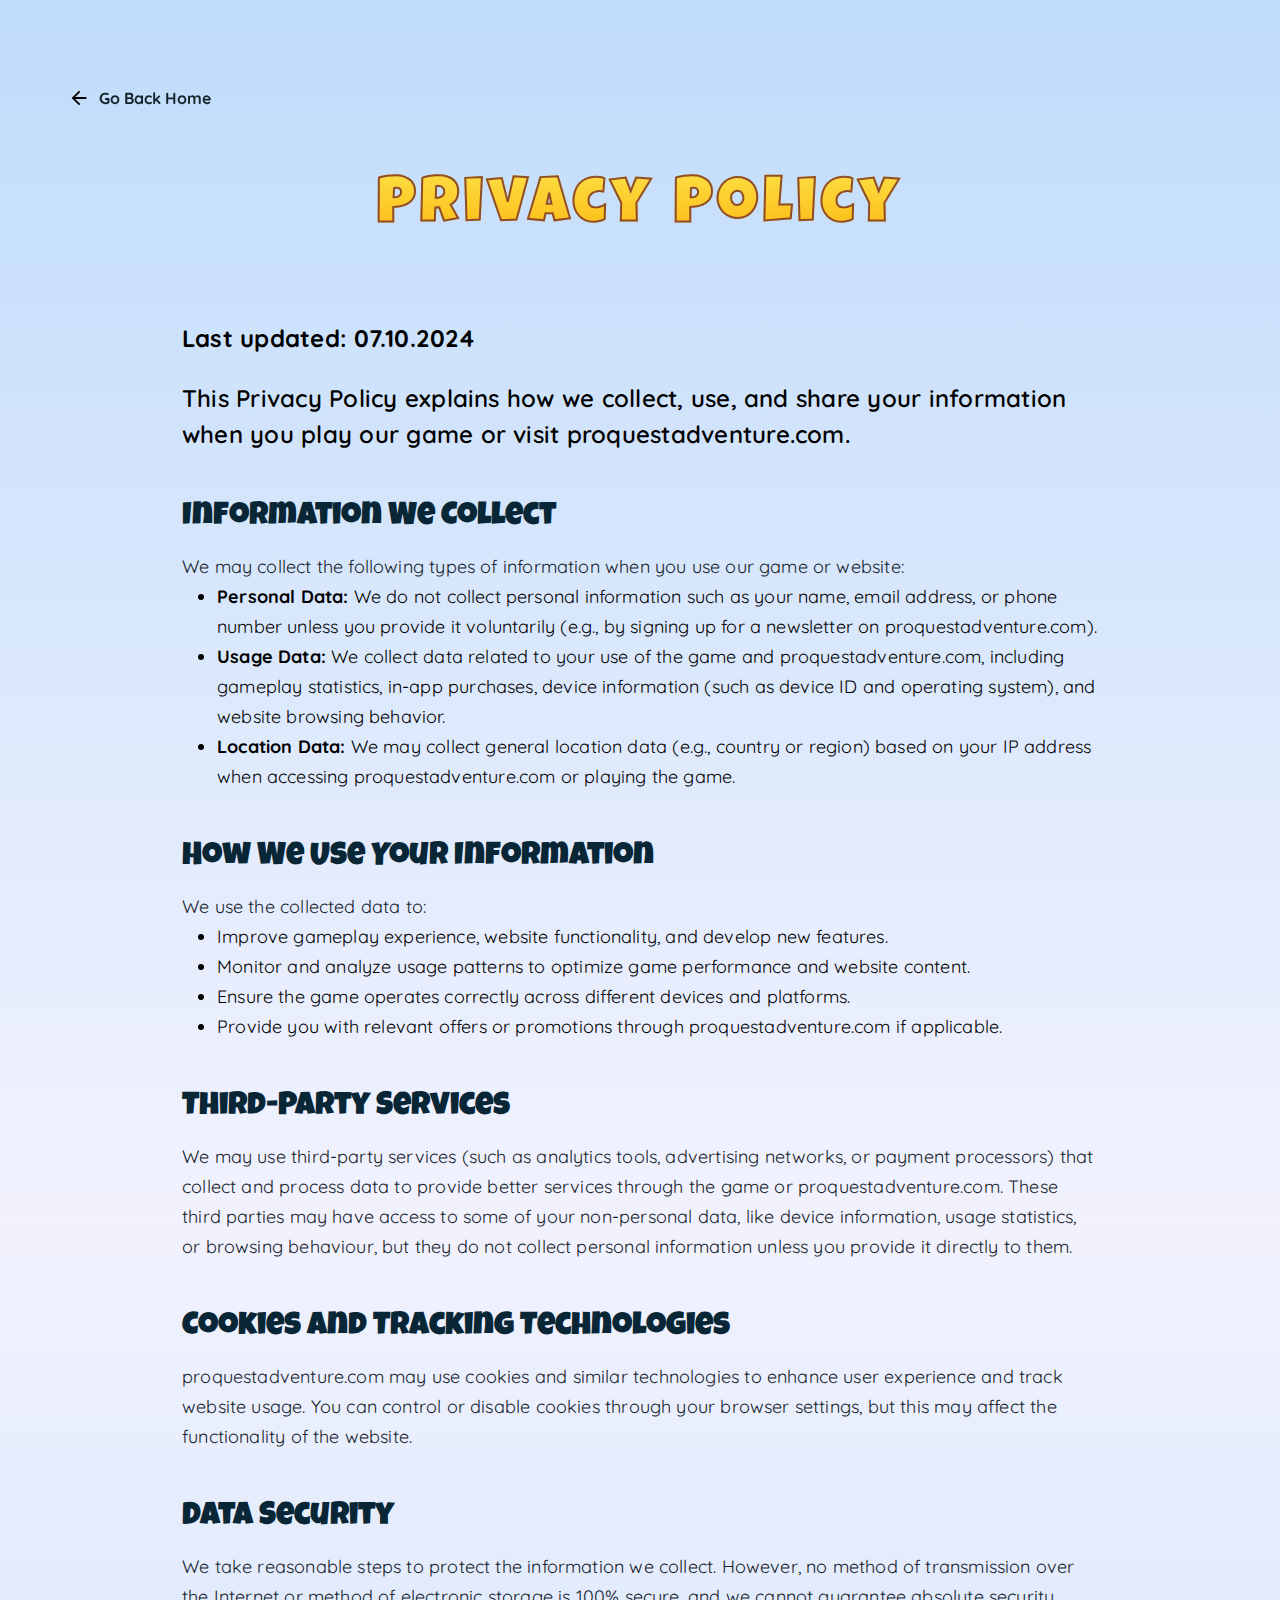
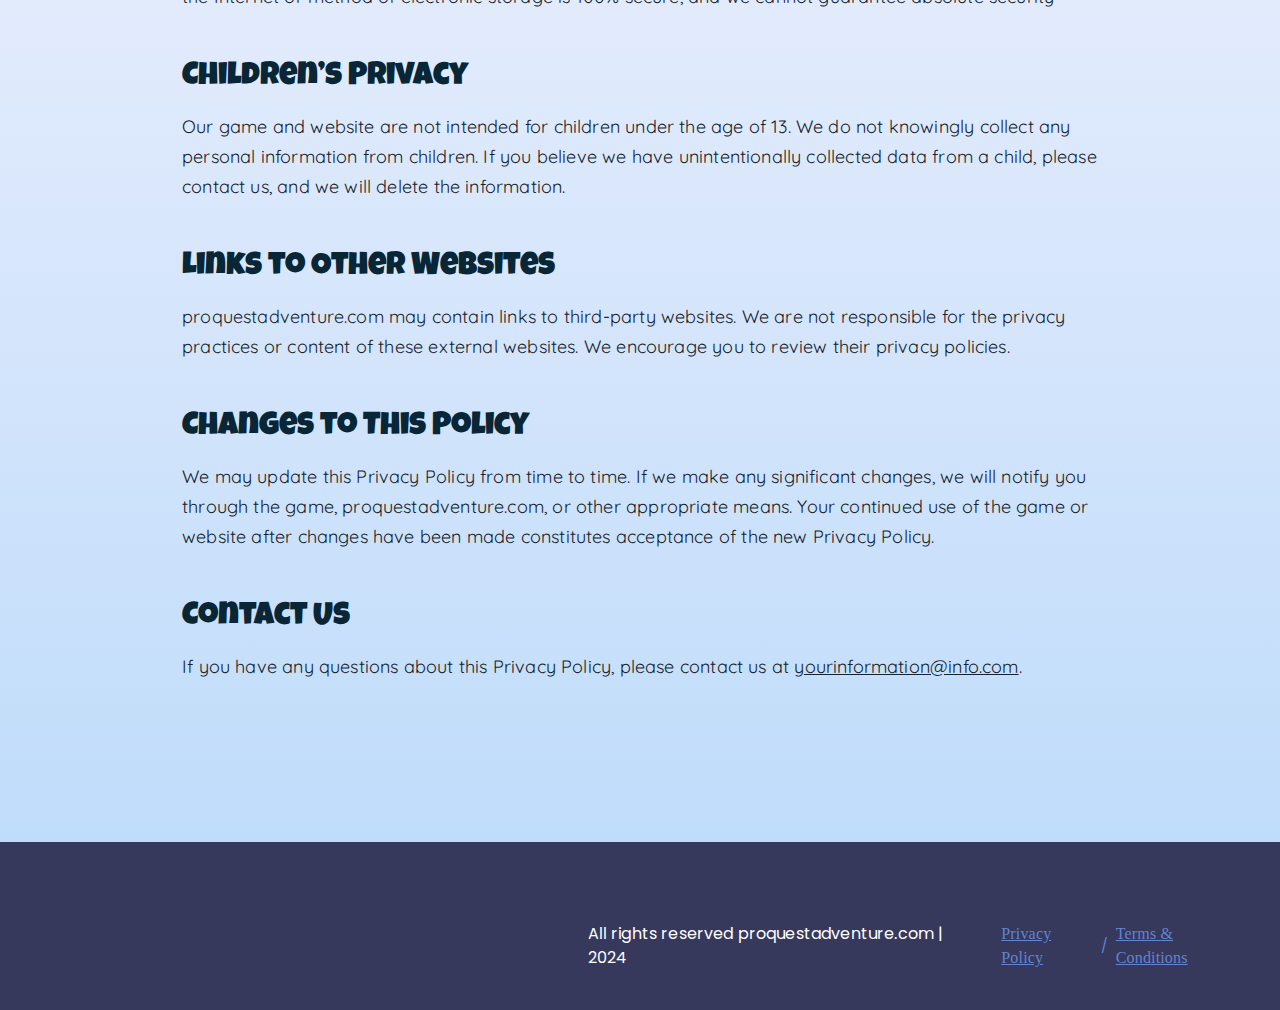
<file: policy.html>
<!DOCTYPE html>
<html lang="en">
  <head>
    <meta charset="UTF-8" />
    <meta name="viewport" content="width=device-width, initial-scale=1.0" />
    <title>Merge Wonder Park</title>
    <link rel="icon" href="image/favicon-500x500 (1).png" />
    <link rel="stylesheet" type="text/css" href="slick/slick.css" />
    <link rel="stylesheet" href="css/main.css" />
    <link href="https://unpkg.com/aos@2.3.1/dist/aos.css" rel="stylesheet" />

    <link rel="preconnect" href="https://fonts.googleapis.com" />
    <link rel="preconnect" href="https://fonts.gstatic.com" crossorigin />
    <link
      href="https://fonts.googleapis.com/css2?family=Poppins:ital,wght@0,100;0,200;0,300;0,400;0,500;0,600;0,700;0,800;0,900;1,100;1,200;1,300;1,400;1,500;1,600;1,700;1,800;1,900&display=swap"
      rel="stylesheet"
    />
    <link rel="preconnect" href="https://fonts.googleapis.com" />
    <link rel="preconnect" href="https://fonts.gstatic.com" crossorigin />
    <link
      href="https://fonts.googleapis.com/css2?family=Luckiest+Guy&family=Quicksand:wght@300..700&display=swap"
      rel="stylesheet"
    />
    <link rel="preconnect" href="https://fonts.googleapis.com" />
    <link rel="preconnect" href="https://fonts.gstatic.com" crossorigin />
    <link
      href="https://fonts.googleapis.com/css2?family=Luckiest+Guy&display=swap"
      rel="stylesheet"
    />
  </head>

  <body class="back">
    <header class="header header-policy-terms">
      <div class="header-background"></div>
      <nav class="navigation container nav-policy-terms">
        <ul class="policy-terms-list nav-policy-terms">
          <li class="nav-policy-terms-item active">
            <svg class="header-icon-policy">
              <use href="./img/sprite.svg#icon-arrow-left"></use>
            </svg>
            <a href="/" class="navigation-link">Go Back Home</a>
          </li>
        </ul>
      </nav>
    </header>

    <main class="policy">
      <section>
        <div class="policy-terms-container">
          <h1 class="policy-terms-title">Privacy Policy</h1>

          <p class="policy-terms-text-top-one">Last updated: 07.10.2024</p>
          <p class="policy-terms-text-top-two">
            This Privacy Policy explains how we collect, use, and share your
            information when you play our game or visit proquestadventure.com.
          </p>

          <h2 class="policy-terms-text text-bold">Information We Collect</h2>
          <p class="policy-terms-text-one">
            We may collect the following types of information when you use our
            game or website:
          </p>
          <ul class="terms-list">
            <li>
              <span class="terms-list-bold">Personal Data:</span>
              We do not collect personal information such as your name, email
              address, or phone number unless you provide it voluntarily (e.g.,
              by signing up for a newsletter on proquestadventure.com).
            </li>
            <li>
              <span class="terms-list-bold">Usage Data:</span>
              We collect data related to your use of the game and
              proquestadventure.com, including gameplay statistics, in-app
              purchases, device information (such as device ID and operating
              system), and website browsing behavior.
            </li>
            <li>
              <span class="terms-list-bold">Location Data:</span>
              We may collect general location data (e.g., country or region)
              based on your IP address when accessing proquestadventure.com or
              playing the game.
            </li>
          </ul>

          <h2 class="policy-terms-text text-bold">
            How We Use Your Information
          </h2>
          <p class="policy-terms-text-one">We use the collected data to:</p>
          <ul class="terms-list">
            <li>
              Improve gameplay experience, website functionality, and develop
              new features.
            </li>
            <li>
              Monitor and analyze usage patterns to optimize game performance
              and website content.
            </li>
            <li>
              Ensure the game operates correctly across different devices and
              platforms.
            </li>
            <li>
              Provide you with relevant offers or promotions through
              proquestadventure.com if applicable.
            </li>
          </ul>

          <h2 class="policy-terms-text text-bold">Third-Party Services</h2>
          <p class="policy-terms-text-one">
            We may use third-party services (such as analytics tools,
            advertising networks, or payment processors) that collect and
            process data to provide better services through the game or
            proquestadventure.com. These third parties may have access to some
            of your non-personal data, like device information, usage
            statistics, or browsing behaviour, but they do not collect personal
            information unless you provide it directly to them.
          </p>

          <h2 class="policy-terms-text text-bold">
            Cookies and Tracking Technologies
          </h2>
          <p class="policy-terms-text-one">
            proquestadventure.com may use cookies and similar technologies to
            enhance user experience and track website usage. You can control or
            disable cookies through your browser settings, but this may affect
            the functionality of the website.
          </p>

          <h2 class="policy-terms-text text-bold">Data Security</h2>
          <p class="policy-terms-text-one">
            We take reasonable steps to protect the information we collect.
            However, no method of transmission over the Internet or method of
            electronic storage is 100% secure, and we cannot guarantee absolute
            security
          </p>

          <h2 class="policy-terms-text text-bold">Children’s Privacy</h2>
          <p class="policy-terms-text-one">
            Our game and website are not intended for children under the age of
            13. We do not knowingly collect any personal information from
            children. If you believe we have unintentionally collected data from
            a child, please contact us, and we will delete the information.
          </p>

          <h2 class="policy-terms-text text-bold">Links to Other Websites</h2>
          <p class="policy-terms-text-one">
            proquestadventure.com may contain links to third-party websites. We
            are not responsible for the privacy practices or content of these
            external websites. We encourage you to review their privacy
            policies.
          </p>

          <h2 class="policy-terms-text text-bold">Changes to This Policy</h2>
          <p class="policy-terms-text-one">
            We may update this Privacy Policy from time to time. If we make any
            significant changes, we will notify you through the game,
            proquestadventure.com, or other appropriate means. Your continued
            use of the game or website after changes have been made constitutes
            acceptance of the new Privacy Policy.
          </p>

          <h2 class="policy-terms-text text-bold">Contact Us</h2>
          <p class="policy-terms-text-one">
            If you have any questions about this Privacy Policy, please contact
            us at
            <a href="mailto:yourinformation@pinfo.com" class="email-link"
              >yourinformation@info.com</a
            >.
          </p>
        </div>
      </section>
    </main>

    <footer class="footer">
      <div class="footer-container">
        <p class="footer-copyright">
          All rights reserved proquestadventure.com | 2024
        </p>
        <div class="footer-wrapper">
          <a class="footer-text" href="policy.html">Privacy Policy</a>
          <a class="footer-texts"> / </a>
          <a class="footer-text" href="terms.html">Terms & Conditions</a>
        </div>
      </div>
    </footer>
    <script src="js/mobile-menu.js"></script>
  </body>
</html>
</file>
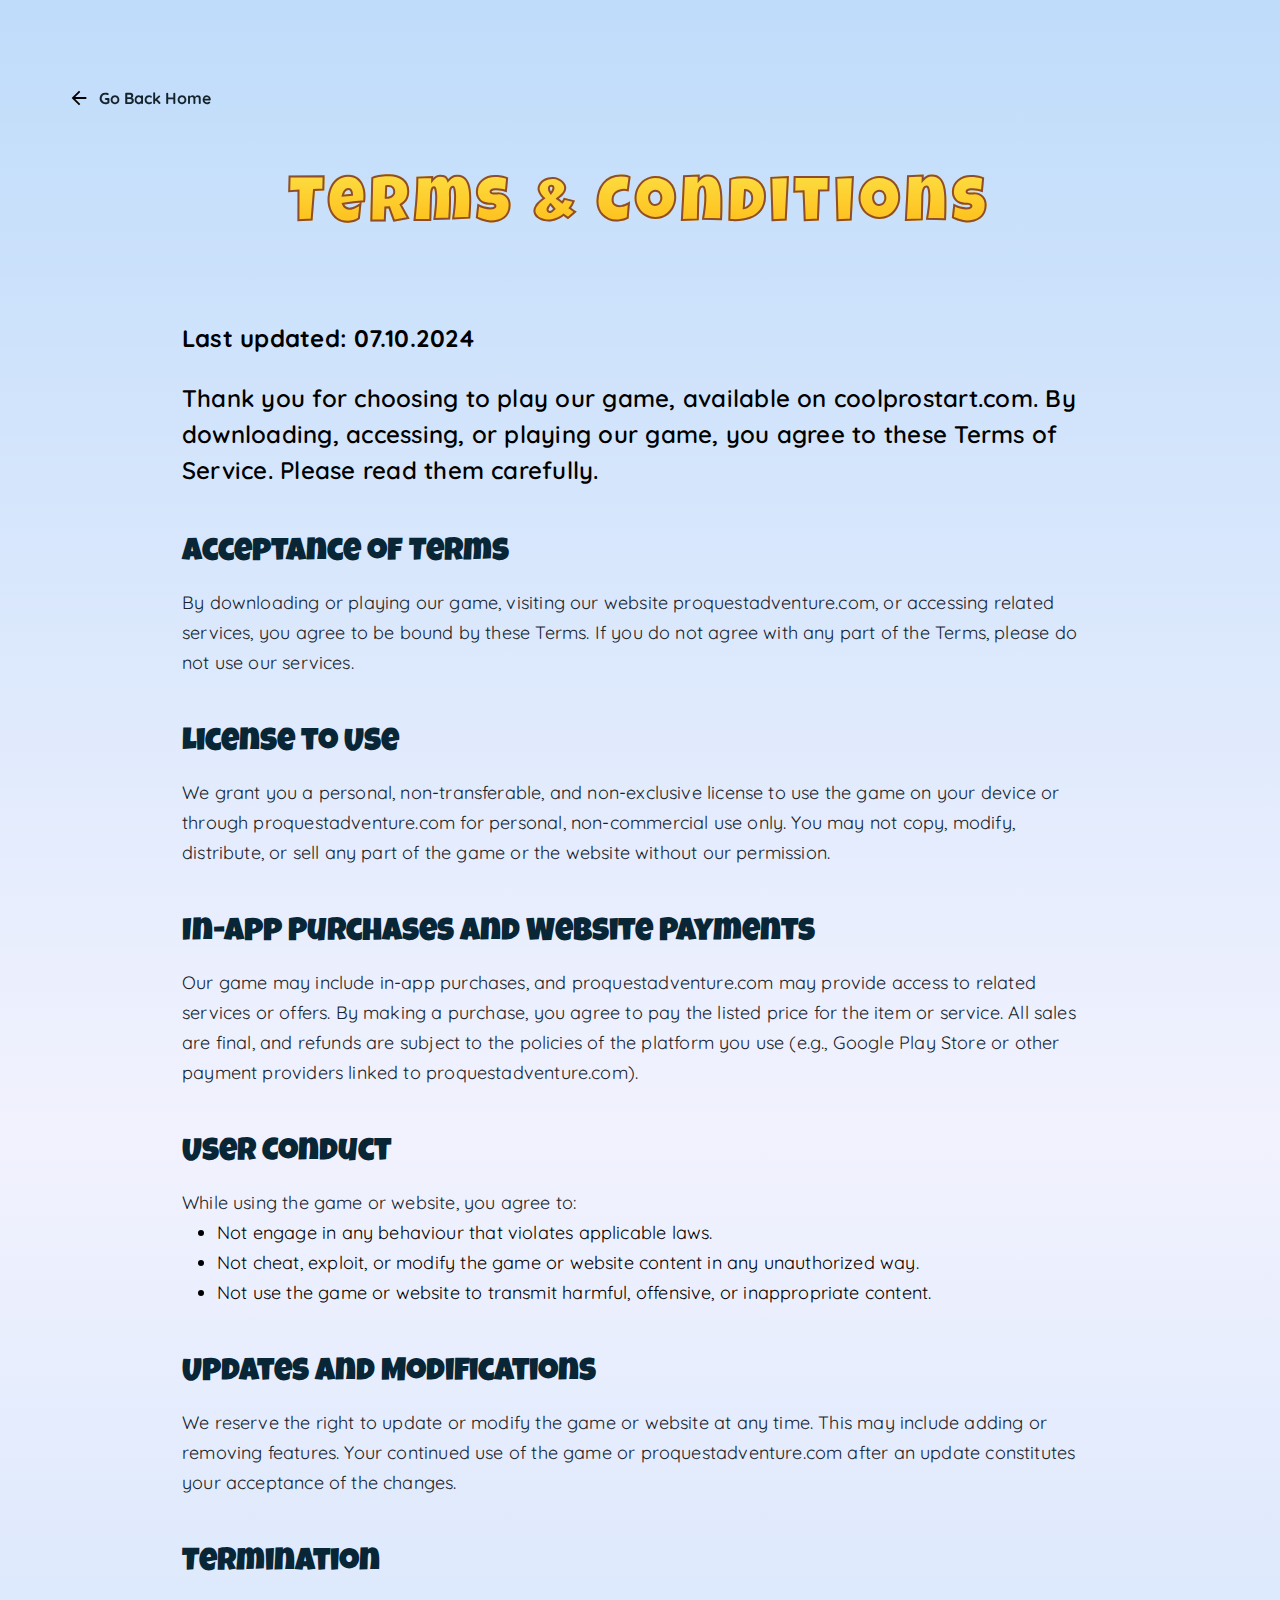
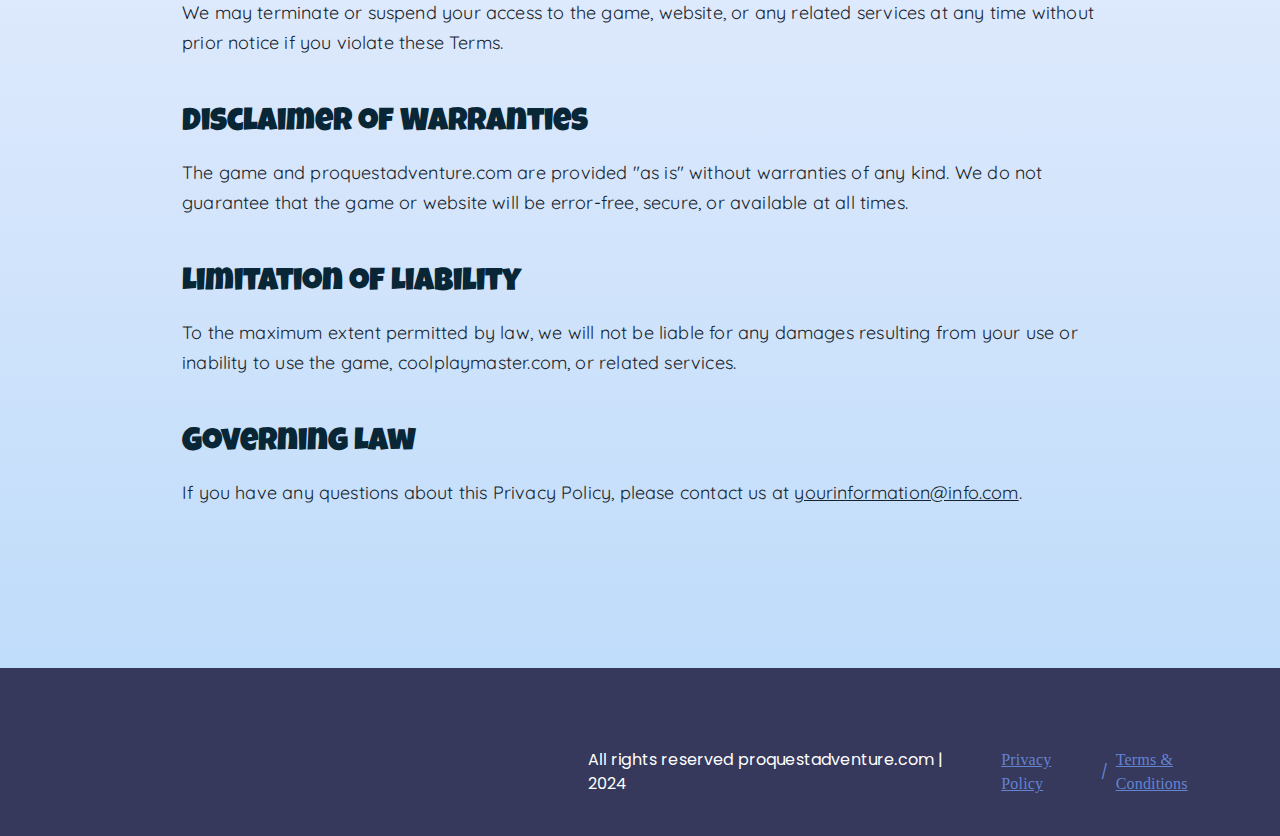
<file: terms.html>
<!DOCTYPE html>
<html lang="en">
  <head>
    <meta charset="UTF-8" />
    <meta name="viewport" content="width=device-width, initial-scale=1.0" />
    <title>Merge Wonder Park</title>
    <link rel="icon" href="image/favicon-500x500 (1).png" />
    <link rel="stylesheet" type="text/css" href="slick/slick.css" />
    <link rel="stylesheet" href="css/main.css" />
    <link href="https://unpkg.com/aos@2.3.1/dist/aos.css" rel="stylesheet" />

    <link rel="preconnect" href="https://fonts.googleapis.com" />
    <link rel="preconnect" href="https://fonts.gstatic.com" crossorigin />
    <link
      href="https://fonts.googleapis.com/css2?family=Poppins:ital,wght@0,100;0,200;0,300;0,400;0,500;0,600;0,700;0,800;0,900;1,100;1,200;1,300;1,400;1,500;1,600;1,700;1,800;1,900&display=swap"
      rel="stylesheet"
    />
    <link rel="preconnect" href="https://fonts.googleapis.com" />
    <link rel="preconnect" href="https://fonts.gstatic.com" crossorigin />
    <link
      href="https://fonts.googleapis.com/css2?family=Luckiest+Guy&family=Quicksand:wght@300..700&display=swap"
      rel="stylesheet"
    />
    <link rel="preconnect" href="https://fonts.googleapis.com" />
    <link rel="preconnect" href="https://fonts.gstatic.com" crossorigin />
    <link
      href="https://fonts.googleapis.com/css2?family=Luckiest+Guy&display=swap"
      rel="stylesheet"
    />
  </head>

  <body class="back">
    <header class="header header-policy-terms">
      <div class="header__background"></div>
      <nav class="navigation container nav-policy-terms">
        <ul class="policy-terms-list nav-policy-terms">
          <li class="nav-policy-terms-item active">
            <svg class="header-icon-policy">
              <use href="./img/sprite.svg#icon-arrow-left"></use>
            </svg>
            <a href="/" class="navigation-link">Go Back Home</a>
          </li>
        </ul>
      </nav>
    </header>

    <main class="policy">
      <section>
        <div class="policy-terms-container">
          <h1 class="policy-terms-title">Terms & Conditions</h1>
          <p class="policy-terms-text-top-one">Last updated: 07.10.2024</p>
          <p class="policy-terms-text-top-two">
            Thank you for choosing to play our game, available on
            coolprostart.com. By downloading, accessing, or playing our game,
            you agree to these Terms of Service. Please read them carefully.
          </p>

          <h2 class="policy-terms-text text-bold">Acceptance of Terms</h2>
          <ul class="policy-terms-text-one">
            <li>
              By downloading or playing our game, visiting our website
              proquestadventure.com, or accessing related services, you agree to
              be bound by these Terms. If you do not agree with any part of the
              Terms, please do not use our services.
            </li>
          </ul>

          <h2 class="policy-terms-text text-bold">License to Use</h2>
          <ul class="policy-terms-text-one">
            <li>
              We grant you a personal, non-transferable, and non-exclusive
              license to use the game on your device or through
              proquestadventure.com for personal, non-commercial use only. You
              may not copy, modify, distribute, or sell any part of the game or
              the website without our permission.
            </li>
          </ul>

          <h2 class="policy-terms-text text-bold">
            In-App Purchases and Website Payments
          </h2>
          <p class="policy-terms-text-one">
            Our game may include in-app purchases, and proquestadventure.com may
            provide access to related services or offers. By making a purchase,
            you agree to pay the listed price for the item or service. All sales
            are final, and refunds are subject to the policies of the platform
            you use (e.g., Google Play Store or other payment providers linked
            to proquestadventure.com).
          </p>

          <h2 class="policy-terms-text text-bold">User Conduct</h2>

          <p class="policy-terms-text-one">
            While using the game or website, you agree to:
          </p>
          <ul class="terms-list">
            <li>Not engage in any behaviour that violates applicable laws.</li>
            <li>
              Not cheat, exploit, or modify the game or website content in any
              unauthorized way.
            </li>
            <li>
              Not use the game or website to transmit harmful, offensive, or
              inappropriate content.
            </li>
          </ul>

          <h2 class="policy-terms-text text-bold">Updates and Modifications</h2>
          <p class="policy-terms-text-one">
            We reserve the right to update or modify the game or website at any
            time. This may include adding or removing features. Your continued
            use of the game or proquestadventure.com after an update constitutes
            your acceptance of the changes.
          </p>

          <h2 class="policy-terms-text text-bold">Termination</h2>
          <p class="policy-terms-text-one">
            We may terminate or suspend your access to the game, website, or any
            related services at any time without prior notice if you violate
            these Terms.
          </p>

          <h2 class="policy-terms-text text-bold">Disclaimer of Warranties</h2>
          <p class="policy-terms-text-one">
            The game and proquestadventure.com are provided "as is" without
            warranties of any kind. We do not guarantee that the game or website
            will be error-free, secure, or available at all times.
          </p>

          <h2 class="policy-terms-text text-bold">Limitation of Liability</h2>
          <p class="policy-terms-text-one">
            To the maximum extent permitted by law, we will not be liable for
            any damages resulting from your use or inability to use the game,
            coolplaymaster.com, or related services.
          </p>

          <h2 class="policy-terms-text text-bold">Governing Law</h2>
          <p class="policy-terms-text-one">
            If you have any questions about this Privacy Policy, please contact
            us at
            <a href="mailto:yourinformation@info.com" class="email-link"
              >yourinformation@info.com</a
            >.
          </p>
        </div>
      </section>
    </main>

    <footer class="footer">
      <div class="footer-container">
        <p class="footer-copyright">
          All rights reserved proquestadventure.com | 2024
        </p>
        <div class="footer-wrapper">
          <a class="footer-text" href="policy.html">Privacy Policy</a>
          <a class="footer-texts"> / </a>
          <a class="footer-text" href="terms.html">Terms & Conditions</a>
        </div>
      </div>
    </footer>
    <script src="js/mobile-menu.js"></script>
  </body>
</html>
</file>
<file: css/main.css>
:root {
  --main-font: "Quicksand";
  --text-color: rgba(21, 35, 44, 1);
  --secondary-color: rgba(211, 37, 35, 1);

  --bg-color: #ffffff;
}

* {
  -webkit-box-sizing: border-box;
  box-sizing: border-box;
}

html {
  scroll-behavior: smooth;
}

body {
  font-family: var(--main-font);
  background: linear-gradient(180deg, #bfdcfa 0%, #f2f2fe 50%, #bfdcfa 100%);

  margin: 0;
}

h1,
h2,
h3,
h4,
h5,
h6,
p {
  margin: 0;
}

ul,
ol {
  margin: 0;
  padding: 0;
  list-style: none;
}

img {
  display: block;
  height: auto;
}

.list {
  list-style: none;
}

button,
a {
  cursor: pointer;
}

.visually-hidden {
  position: absolute;
  width: 1px;
  height: 1px;
  margin: -1px;
  border: 0;
  padding: 0;

  white-space: nowrap;
  clip-path: inset(100%);
  clip: rect(0 0 0 0);
  overflow: hidden;
}

.button {
  display: -webkit-box;
  display: -ms-flexbox;
  display: flex;
  -webkit-box-align: center;
  -ms-flex-align: center;
  align-items: center;
  width: 35px;
  height: 35px;
  border-radius: 50%;
  background-color: #fe34a0;
  border: none;
  -webkit-transition: scale 0.3s ease;
  transition: scale 0.3s ease;
  -webkit-box-shadow: 0px 4px 0px 0px #64069d;
  box-shadow: 0px 4px 0px 0px #64069d;
}
.button:hover {
  scale: 120%;
}

.icon {
  width: 36px;
  height: 28.56px;
}

.section--title {
  font-family: Luckiest Guy;
  text-transform: uppercase;
  margin: auto;
  width: 302px;
  font-size: 36px;
  font-weight: 400;
  line-height: 44px;
  text-align: center;
  color: rgba(211, 37, 35, 1);
  margin: 48px auto 32px;
}
@media (min-width: 1200px) {
  .section--title {
    font-weight: 900;
    font-size: 52px;
    line-height: 60px;
    margin-bottom: 60px;
  }
}

.title--yellow {
  color: #fff853;
  text-shadow: 0px 4px 2px #ff820d;
}

.padding--responsive {
  padding: 60px 20px;
}
@media (min-width: 1200px) {
  .padding--responsive {
    padding: 88px;
  }
}

.header {
  position: fixed;
  width: 100%;
  z-index: 5;
  -webkit-transition: background-color 0.3s ease;
  transition: background-color 0.3s ease;
  background-color: transparent;
}
.header__background {
  position: absolute;
  top: 0;
  right: 0;
  bottom: 0;
  left: 100%;

  z-index: -1;
  -webkit-transition: left 0.3s ease;
  transition: left 0.3s ease;
}
.header-background {
  position: absolute;
  top: 0;
  right: 0;
  bottom: 0;
  left: 100%;

  z-index: -1;
  -webkit-transition: left 0.3s ease;
  transition: left 0.3s ease;
}
.header.is-open .header__background {
  left: 0;
}
.header__button-wrapper {
  margin-left: auto;
}
.header__icon {
  display: none;
}
.header-icon-policy {
  width: 40px;
  height: 40px;
  padding: 7px 9px;
}
.header__icon-button {
  display: -webkit-box;
  display: -ms-flexbox;
  display: flex;
  background-color: transparent;
  border: none;
  border-radius: 50%;
}

.header__icon--menu {
  display: block;
}

.header__icon-button.is-open .header__icon--menu {
  display: none;
}

.header__icon-button.is-open .header__icon--close {
  display: block;
}

.policy-terms-navigation {
  display: -webkit-box;
  display: -ms-flexbox;
  display: flex;
  -webkit-box-orient: vertical;
  -webkit-box-direction: normal;
  -ms-flex-direction: row;
  flex-direction: row;
  -webkit-box-align: center;
  -ms-flex-align: center;
  align-items: start;
  -webkit-box-flex: 1;
  -ms-flex: 1;
  flex: 1;
  padding: 27px 35px 19px;
  position: relative;
}
.policy-terms-list {
  position: static;
  flex: 1;
}

.header {
  height: 100px;
  display: flex;
}

.nav-policy-terms-item {
  display: flex;
  flex-direction: row;
}
.navigation-link {
  position: relative;
  color: var(--text-color);
  text-decoration: none;

  font-size: 16px;
  font-weight: 900;
  line-height: 40px;
}
.navigation-link:hover,
.navigation-link:focus,
.navigation-link:active {
  color: rgba(98, 132, 209, 1);
}

.header {
  position: fixed;
  width: 100%;
  z-index: 5;
  -webkit-transition: background-color 0.3s ease;
  transition: background-color 0.3s ease;
  background-color: transparent;
}
.header__background {
  position: absolute;
  top: 0;
  right: 0;
  bottom: 0;
  left: 100%;
  background-color: rgba(242, 242, 254, 1);
  z-index: -1;
  -webkit-transition: left 0.3s ease;
  transition: left 0.3s ease;
}
.header.is-open .header__background {
  left: 0;
}
.header__button-wrapper {
  margin-right: auto;
  display: flex;
  align-items: center;
  justify-content: end;
}
.header__icon {
  display: none;
}
.header__icon-button {
  display: -webkit-box;
  display: -ms-flexbox;
  display: flex;
  background-color: transparent;
  border: none;
  border-radius: 50%;
}

.header__icon--menu {
  display: block;
}

.header__icon-button.is-open .header__icon--menu {
  display: none;
}

.header__icon-button.is-open .header__icon--close {
  display: block;
}
.close {
  width: 40px;
  height: 40px;
  fill: rgba(255, 255, 255, 1);
}

.header__icon-button.is-open + .navigation__list {
  background: rgba(54, 56, 92, 1);
}

.navigation.is-open {
  background: rgba(54, 56, 92, 1);
}

.navigation {
  display: -ms-flexbox;
  -webkit-box-orient: vertical;
  -webkit-box-direction: normal;
  -ms-flex-direction: column;
  flex-direction: column;
  -webkit-box-align: center;
  -ms-flex-align: center;
  align-items: center;
  -webkit-box-flex: 1;
  -ms-flex: 1;
  flex: 1;
  padding: 27px 35px 19px;
  position: relative;
}
.navigation.is-open {
  background: rgba(54, 56, 92, 1);
}

.navigation__list {
  display: -webkit-box;
  display: -ms-flexbox;
  display: flex;
  -webkit-box-orient: vertical;
  -webkit-box-direction: normal;
  -ms-flex-direction: column;
  flex-direction: column;
  -webkit-box-align: start;
  -ms-flex-align: start;
  align-items: start;
  gap: 36px;
  padding: 48px;
  top: 130px;
  border-radius: 0px 0px 20px 20px;
  position: absolute;
  top: 100%;
  right: -100%;
  width: 100%;
  height: 100vh;
  -webkit-transition: 0.3s;
  transition: 0.3s;
  z-index: 999;
  background: rgba(54, 56, 92, 1);
}
.navigation__list.is-open {
  right: 0;
}
.navigation__link {
  position: relative;
  color: var(--text-color);
  text-decoration: none;
  -webkit-transition: all 0.1s ease;
  transition: all 0.1s ease;
  padding: 4px 16px;

  font-family: Quicksand;
  font-size: 20px;
  font-weight: 600;
  line-height: 30px;
  letter-spacing: 0.01em;
  text-align: left;
  color: rgba(255, 255, 255, 0.8);
}
.navigation__link:hover,
.navigation__link:focus {
  font-size: 20px;
  font-weight: 900;
  line-height: 40px;
  text-align: center;
  color: rgba(98, 132, 209, 1);
}

.header.is-open {
  background-color: transparent;
}

@media screen and (min-width: 1200px) {
  .header {
    background-color: rgba(242, 242, 254, 1);

    padding: 8px 24px 8px 24px;
    gap: 8px;
    border-radius: 999px;
    margin: 48px auto;
    display: flex;
    justify-content: center;
    align-items: center;
    width: 100%;
  }
  .header-policy-terms {
    background-color: transparent;
  }
  .header {
    height: 100px;
    display: flex;
  }
  .navigation__item-desk {
    display: none;
  }
  .header__icon-button {
    display: none;
  }
  .header__button-wrapper {
    width: auto;
    -webkit-box-pack: end;
    -ms-flex-pack: end;
    justify-content: flex-end;
  }
  .navigation {
    display: flex;
    -webkit-box-orient: horizontal;
    -webkit-box-direction: normal;
    -ms-flex-direction: row;
    flex-direction: row;
    -webkit-box-pack: justify;
    -ms-flex-pack: justify;
    -webkit-box-align: center;
    -ms-flex-align: center;
    -webkit-box-flex: 1;
    -ms-flex: 1;
    flex: 1;
    padding-block: 20px;
    align-items: center;
    justify-content: center;
  }
  .navigation__list {
    background-color: transparent;
    -webkit-box-orient: horizontal;
    -webkit-box-direction: normal;
    -ms-flex-direction: row;
    flex-direction: row;
    -webkit-box-pack: center;
    -ms-flex-pack: center;
    justify-content: start;
    position: static;
    -webkit-box-align: center;
    -ms-flex-align: center;
    align-items: center;
    width: auto;
    padding-block: 0;
    -webkit-box-flex: 1;
    -ms-flex: 1;
    flex: 1;
    gap: 50px;
    height: 100px;
    margin: 48px auto;
    display: flex;
    justify-content: center;
    align-items: center;
  }
  .navigation__link {
    font-weight: 400;
    font-size: 18px;
    line-height: 28px;
    max-width: 200px;
    padding: 0%;
    height: 14px;
    color: rgba(29, 19, 70, 1);
  }
}

.main {
  background-color: var(--accent-color);
}
.home {
  background-repeat: no-repeat;
  background-size: cover;
  background-position: center;

  height: 780px;
  max-width: 1440px;
  margin: auto;

  background-image: url("/image/home/Section-1-Hero.png");
}
.home__wrapper {
  position: relative;
  z-index: 3;
  display: -webkit-box;
  display: -ms-flexbox;
  display: flex;
  -webkit-box-orient: vertical;
  -webkit-box-direction: normal;
  -ms-flex-direction: column;
  flex-direction: column;
  -webkit-box-align: center;
  -ms-flex-align: center;
  align-items: center;
}
.home__container-top {
  display: -webkit-box;
  display: -ms-flexbox;
  display: flex;
  -webkit-box-orient: vertical;
  -webkit-box-direction: normal;
  -ms-flex-direction: column;
  flex-direction: column;
  align-items: center;
  margin-top: 670px;
}

.home__title-image {
  max-width: 350px;
  width: 100%;
}

.home__google-button_link {
  display: inline-block;
  max-width: 312px;
  -webkit-transition: -webkit-transform 0.3s ease;
  transition: -webkit-transform 0.3s ease;
  transition: transform 0.3s ease;
  transition: transform 0.3s ease, -webkit-transform 0.3s ease;
  border-radius: 12px;
  -webkit-animation: pulse 2s infinite;
  animation: pulse 2s infinite;
  width: 264px;
  height: 66px;
  margin-top: -100px;
}
.home-image {
  display: none;
}

.gallery__item {
  cursor: pointer;
  padding: 10px;
}
.gallery__image {
  width: 343px;
  height: 154px;

  -webkit-transition: width 0.3s ease;
  transition: width 0.3s ease;
}

.gallery__container {
  display: flex;
  justify-content: center;
  align-items: center;
  margin: auto;
  width: 370px;
}
.gallery__list {
  max-width: 350px;
}
@media screen and (min-width: 1200px) {
  .gallery__list {
    max-width: 1296px;
  }
}
@media screen and (min-width: 1440px) {
  .gallery__list {
    max-width: 1296px;
  }
}
.play {
  background: linear-gradient(180deg, #bfdcfa 0%, #f2f2fe 50%, #bfdcfa 100%);
  padding: 56px 0;
}

.play__container {
  display: flex;
  justify-content: center;
  align-items: center;
  padding: 40px 0 0;
}

.play__list {
  width: 375px;
}
.play-card {
  width: 343px;
  border-radius: 16px;
  overflow: hidden;
  box-shadow: 0 4px 8px rgba(0, 0, 0, 0.1);
  background-color: #fff;
  margin: 0 16px;
}

.play-card-image {
  position: relative;
}

.play-card-image img {
  display: block;
  width: 343px;
  border-radius: 16px 16px 0px 0px;
}

.play-card-content {
  display: flex;
  flex-direction: column;
  gap: 10px;
  padding: 24px;
  height: 200px;
}

.play-card-content h3 {
  font-family: Poppins;
  font-size: 22px;
  font-weight: 500;
  line-height: 36px;
  text-align: left;
  text-underline-position: from-font;
  text-decoration-skip-ink: none;
}

.play-card-content p {
  font-family: Poppins;
  font-size: 18px;
  font-weight: 400;
  line-height: 30px;
  letter-spacing: 0.01em;
  text-align: left;
  text-underline-position: from-font;
  text-decoration-skip-ink: none;
}

@media screen and (min-width: 1200px) {
  .play__container {
    margin: auto;
    display: flex;
    justify-content: center;
    align-items: center;
    flex-direction: row;
    flex-wrap: wrap;
    padding: 104px 0 0;
  }

  .play__list-desk {
    display: flex;
    justify-content: center;
    flex-wrap: wrap;
    gap: 20px;
    padding: 0;
    margin: 0;
    list-style: none;
    margin: auto;
    width: 1440px;
  }
  .play-card {
    width: 416px;
    height: 542px;

    margin: 0 16px;
  }

  .play-card-image {
    position: relative;
  }

  .play-card-image img {
    display: block;
    width: 416px;
    border-radius: 16px 16px 0px 0px;
  }

  .play-card-content {
    display: flex;
    flex-direction: column;
    gap: 10px;
    padding: 24px;
    height: 200px;
  }

  .play-card-content h3 {
    font-family: Poppins;
    font-size: 24px;
    font-weight: 500;
    line-height: 36px;
    text-align: left;
    text-underline-position: from-font;
    text-decoration-skip-ink: none;
  }

  .play-card-content p {
    font-family: Poppins;
    font-size: 22px;
    font-weight: 400;
    line-height: 36px;
    letter-spacing: 0.01em;
    text-align: left;
    text-underline-position: from-font;
    text-decoration-skip-ink: none;
  }
}

@media screen and (min-width: 1200px) {
  .home {
    margin: auto;
    height: 980px;

    background-image: url("/image/home/Section-1-Hero\ \(1\).png");
  }

  .home__google-button_link {
    width: 300px;
    height: 86px;
    margin-top: 1px;
    margin-left: -780px;
  }
}

.advantages {
  padding: 56px 16px;
  display: flex;
  justify-content: center;
  align-items: center;
  margin: auto;
  flex-direction: column;
  gap: 40px;
  background-repeat: no-repeat;
  background-size: cover;
  background-position: center;
  background: linear-gradient(180deg, #bfdcfa 0%, #f2f2fe 50%, #bfdcfa 100%);
}
.advantages-title {
  font-family: "Luckiest Guy", sans-serif;
  font-size: 36px;
  font-weight: 400;
  line-height: 44px;
  text-align: center;
  text-underline-position: from-font;
  text-decoration-skip-ink: none;
  background: linear-gradient(180deg, #fce44a 0%, #ffae05 100%);
  -webkit-background-clip: text;
  -webkit-text-fill-color: transparent;
  -webkit-text-stroke: 2px #8e4e2d;
}
.advantages-img {
  width: 332.8px;
  height: 154.29px;
  border-radius: 9.24px;
}
.advantages-list {
  display: flex;
  justify-content: center;
  align-items: center;
  margin: auto;
  flex-direction: column;
  gap: 24px;
}
.advantages-text {
  font-family: Poppins;
  font-size: 20px;
  font-weight: 400;
  line-height: 36px;
  letter-spacing: 0.01em;
  text-align: left;
  text-underline-position: from-font;
  text-decoration-skip-ink: none;
  width: 343px;
  color: #242524;
}
.advantages-text-bold {
  font-family: Poppins;
  font-size: 20px;
  font-weight: 500;
  line-height: 36px;
  letter-spacing: 0.01em;
  text-align: left;
  text-underline-position: from-font;
  text-decoration-skip-ink: none;
}
@media screen and (min-width: 1200px) {
  .advantages {
    padding: 80px 182px 120px;
    display: flex;
    justify-content: center;
    align-items: center;
    margin: auto;
    flex-direction: column;
    gap: 64px;
    background-repeat: no-repeat;
    background-size: cover;
    background-position: center;
    background: linear-gradient(180deg, #bfdcfa 0%, #f2f2fe 50%, #bfdcfa 100%);
  }
  .advantages-title {
    font-family: Luckiest Guy;
    font-size: 64px;
    font-weight: 400;
    line-height: 96px;
    letter-spacing: 0.08em;
    text-align: center;
    text-underline-position: from-font;
    text-decoration-skip-ink: none;
    -webkit-text-stroke: 4px #8e4e2d;
  }
  .advantages-img {
    width: 1044px;
    height: 484px;
    gap: 10px;
    border-radius: 28.98px;
  }

  .advantages-text {
    font-family: Poppins;
    font-size: 24px;
    font-weight: 400;
    line-height: 44px;
    letter-spacing: 0.01em;
    text-align: left;
    text-underline-position: from-font;
    text-decoration-skip-ink: none;
    width: 966px;
  }
  .advantages-text-bold {
    font-family: Poppins;
    font-size: 24px;
    font-weight: 500;
    line-height: 44px;
    letter-spacing: 0.01em;
    text-align: left;
    text-underline-position: from-font;
    text-decoration-skip-ink: none;
  }
}


.features {
  padding: 56px 16px;
  display: flex;
  justify-content: center;
  align-items: center;
  margin: auto;
  flex-direction: column;
  margin: auto;
  gap: 40px;
  background-repeat: no-repeat;
  background-size: cover;
  background-position: center;
  background: linear-gradient(180deg, #bfdcfa 0%, #f2f2fe 50%, #bfdcfa 100%);
}
.features-text {
  font-family: Poppins;
  font-size: 20px;
  font-weight: 500;
  line-height: 36px;
  letter-spacing: 0.01em;
  text-align: center;
  text-underline-position: from-font;
  text-decoration-skip-ink: none;
  width: 343px;
}
.card {
  width: 343px;
  border-radius: 16px;
  overflow: hidden;
  box-shadow: 0 4px 8px rgba(0, 0, 0, 0.1);
  background-color: #fff;
}

.card-image {
  position: relative;
}

.card-image img {
  width: 100%;
  display: block;
}

.card-content {
  gap: 8px;
  padding: 24px;
  height: 248px;
}

.card-content h3 {
  font-family: Poppins;
  font-size: 22px;
  font-weight: 500;
  line-height: 36px;
  text-align: left;
  text-underline-position: from-font;
  text-decoration-skip-ink: none;
}

.card-content p {
  font-family: Poppins;
  font-size: 18px;
  font-weight: 400;
  line-height: 30px;
  letter-spacing: 0.01em;
  text-align: left;
  text-underline-position: from-font;
  text-decoration-skip-ink: none;
}
@media screen and (min-width: 1200px) {
  .features-text {
    font-family: Poppins;
    font-size: 28px;
    font-weight: 500;
    line-height: 50px;
    letter-spacing: 0.01em;
    text-align: center;
    text-underline-position: from-font;
    text-decoration-skip-ink: none;

    width: 966px;
  }
  .card {
    display: flex;
    border-radius: 10px;
    box-shadow: 0 4px 8px rgba(0, 0, 0, 0.1);
    overflow: hidden;
    border: 2px solid #e0e4ef;
    font-family: Arial, sans-serif;
    width: 976px;
    height: 306px;
  }
  .card-two {
    flex-direction: row-reverse;
    margin-left: 172px;
  }

  .card-image {
    width: 543px;
    height: 306px;
    gap: 0px;
    opacity: 0px;
  }

  .card-image img {
    border-top-left-radius: 10px;
    border-bottom-left-radius: 10px;
  }

  .card-content {
    width: 440px;
    padding: 59px 32px;
    gap: 8px;
    border-radius: 0px 24px 24px 0px;
    border: 3px 3px 3px 0px;
  }

  .card-content h3 {
    font-family: Poppins;
    font-size: 24px;
    font-weight: 600;
    line-height: 36px;
    text-align: left;
    text-underline-position: from-font;
    text-decoration-skip-ink: none;
  }

  .card-content p {
    font-family: Poppins;
    font-size: 22px;
    font-weight: 400;
    line-height: 36px;
    letter-spacing: 0.01em;
    text-align: left;
    text-underline-position: from-font;
    text-decoration-skip-ink: none;
  }
}

.faq {
  background: linear-gradient(180deg, #bfdcfa 0%, #f2f2fe 50%, #bfdcfa 100%);
  padding: 56px 16px;
}
.faq-container {
  width: 343px;
  margin: auto;
  display: flex;
  flex-direction: column;
  gap: 40px;
}
.faq-list {
  display: flex;
  flex-direction: column;
  gap: 40px;
}
.faq-title {
  margin: auto;
}

.faq-item {
  padding: 16px;
  background: #fff3eb;

  border-radius: 10px;
  margin-bottom: 10px;
  position: relative;
  max-width: 700px;
}

.faq-question {
  display: flex;
  justify-content: space-between;
  align-items: center;
  cursor: pointer;
  font-family: Poppins;
  font-size: 20px;
  font-weight: 500;
  line-height: 36px;
  text-align: left;
  text-underline-position: from-font;
  text-decoration-skip-ink: none;

  color: #030302;
}

.toggle-button {
  background: none;
  border: none;
  font-size: 24px;
  color: #8b5e3c;
  cursor: pointer;
}

.faq-answer {
  display: none;
  margin-top: 10px;
  font-family: Poppins;
  font-size: 18px;
  font-weight: 400;
  line-height: 30px;
  letter-spacing: 0.01em;
  text-align: left;
  color: #030302;
}
@media screen and (min-width: 1200px) {
  .faq-container {
    width: 1076px;
    padding: 32px;
    margin: auto;
  }
  .faq-title {
    margin: auto;
    padding-bottom: 40px;
  }

  .faq-item {
    background: #fff3eb;

    border-radius: 10px;
    margin-bottom: 10px;
    position: relative;

    width: auto;
    margin: auto;

    gap: 16px;
    border-radius: 24px;
    width: 822px;
  }
}

.gallery {
  background-repeat: no-repeat;
  background-size: cover;
  background-position: center;
  padding-block: 60px;
  background-color: var(--accent-color);
  padding-top: 110px;
  padding-bottom: 103px;
  background: linear-gradient(180deg, #bfdcfa 0%, #f2f2fe 50%, #bfdcfa 100%);
}

.gallery__image {
  width: 343px;
  height: 154px;
}
.gallery-title {
  margin: auto;
  width: 159px;
}

@media screen and (min-width: 1200px) {
  .gallery {
    padding-block: 88px;
    padding-top: 41px;
    padding-bottom: 65px;
  }
  .gallery-title {
    width: 283px;
  }

  .gallery__container {
    display: -webkit-box;
    display: -ms-flexbox;
    display: flex;
    -webkit-box-align: center;
    -ms-flex-align: center;
    align-items: center;
    -webkit-box-pack: center;
    -ms-flex-pack: center;
    justify-content: center;
    gap: 40px;
  }
  .gallery__image {
    width: 1000px;
    height: 450px;

    top: 0.12px;
    left: 1006.91px;
    gap: 0px;
    opacity: 0px;
  }

  .gallery-button-container {
    margin-top: 59px;
  }
}

.footer {
  background: rgba(54, 56, 92, 1);
}
.footer-container {
  display: flex;
  flex-direction: column;
  justify-content: center;
  align-items: center;
  padding: 40px 37.5px 32px;
  gap: 32px;
}
.footer-wrapper {
  display: flex;
  flex-direction: row;
  justify-content: center;
  align-items: center;
  text-align: center;
}
.footer-text {
  font-family: Poppins;
  font-size: 16px;
  font-weight: 400;
  line-height: 24px;
  letter-spacing: 0.01em;
  color: rgba(98, 132, 209, 1);
  text-align: center;

  row-gap: 8px;
}
.footer-texts {
  padding: 0 8px;
  color: rgba(98, 132, 209, 1);
  font-family: Poppins;
  font-size: 14px;
  font-weight: 400;
  line-height: 24px;
  letter-spacing: 0.01em;
  text-align: left;
}
.footer-copyright {
  font-family: Poppins;
  color: rgba(255, 255, 255, 1);
  font-family: Poppins;
  font-size: 16px;
  font-weight: 400;
  line-height: 24px;
  text-align: center;
}

@media screen and (min-width: 1200px) {
  .footer-container {
    display: flex;
    flex-direction: row;
    justify-content: space-between;
    align-items: center;
    padding: 80px 37.5px 40px;
    gap: 32px;
  }
  .footer-wrapper {
    display: flex;
    flex-direction: row;
    justify-content: center;
    align-items: center;
  }
  .footer-copyright {
    font-family: Poppins;
    font-size: 16px;
    font-weight: 400;
    line-height: 24px;
    letter-spacing: 0.01em;
    text-align: left;
    margin-left: 550px;
  }
  .footer-text {
    font-family: Inter;
    font-size: 16px;
    font-weight: 400;
    line-height: 24px;
    letter-spacing: 0.01em;
    text-align: left;
  }
}

.policy-terms-container {
  display: -webkit-box;
  display: -ms-flexbox;
  display: flex;
  -webkit-box-orient: vertical;
  -webkit-box-direction: normal;
  -ms-flex-direction: column;
  flex-direction: column;
  align-items: start;
  padding: 107px 16px 76px;
  background: linear-gradient(180deg, #bfdcfa 0%, #f2f2fe 50%, #bfdcfa 100%);
}
.policy-terms-title {
  font-family: Luckiest Guy;
  font-size: 36px;
  font-weight: 400;
  line-height: 44px;
  text-align: center;
  text-underline-position: from-font;
  text-decoration-skip-ink: none;
  margin: auto;
  background: linear-gradient(180deg, #fce44a 0%, #ffae05 100%);
  -webkit-background-clip: text;
  -webkit-text-fill-color: transparent;
  -webkit-text-stroke: 2px #8e4e2d;
}
.policy-terms-title-image {
  margin: auto;
  margin-bottom: 20px;
  width: 342px;
}
.policy-title-image {
  margin: auto;
  margin-bottom: 20px;
  width: 255px;
}
.policy-terms-text-top-one {
  font-family: Quicksand;
  font-size: 20px;
  font-weight: 700;
  line-height: 30px;
  letter-spacing: 0.01em;
  text-align: left;
  padding-bottom: 16px;
}
.policy-terms-text-top-two {
  font-size: 20px;
  font-weight: 600;
  line-height: 30px;
  letter-spacing: 0.01em;
  text-align: left;
}
.policy-terms-text {
  font-family: Poppins;
  font-size: 24px;
  font-weight: 600;
  line-height: 36px;
  text-align: left;
  color: rgba(8, 38, 53, 1);

  padding-top: 48px;
  padding-bottom: 16px;
}

.policy-terms-text-one {
  font-family: Poppins;
  font-size: 18px;
  font-weight: 400;
  line-height: 30px;
  letter-spacing: 0.01em;
  text-align: left;

  color: rgba(36, 37, 36, 1);
}

.terms-list {
  list-style-type: disc;
  font-family: Poppins;
  font-size: 18px;
  font-weight: 400;
  line-height: 30px;
  letter-spacing: 0.01em;
  text-align: left;

  padding-left: 35px;
}
.terms-list-bold {
  font-weight: 700;
}

.email-link {
  color: inherit;
}

@media screen and (min-width: 1200px) {
  .policy-terms-title {
    font-family: Luckiest Guy;
    font-size: 64px;
    font-weight: 400;
    line-height: 96px;
    letter-spacing: 0.08em;
    text-align: center;
    text-underline-position: from-font;
    text-decoration-skip-ink: none;
    margin: auto;
    background: linear-gradient(180deg, #fce44a 0%, #ffae05 100%);
    -webkit-background-clip: text;
    -webkit-text-fill-color: transparent;
    -webkit-text-stroke: 2px #8e4e2d;
    margin-bottom: 64px;
  }
  .policy-terms-container {
    padding: 160px 182px;
    align-items: start;
  }

  .policy-terms-text-top-one {
    padding-bottom: 24px;

    font-size: 24px;
    font-weight: 700;
    line-height: 36px;
  }
  .policy-terms-text-top-two {
    font-family: Quicksand;
    font-size: 24px;
    font-weight: 600;
    line-height: 36px;
    letter-spacing: 0.01em;
    text-align: left;
  }
  .policy-terms-text {
    font-family: Luckiest Guy;
    font-size: 32px;
    font-weight: 400;
    line-height: 36px;
    text-align: left;

    padding-top: 48px;
    padding-bottom: 16px;
  }

  .policy-terms-text-one {
    font-family: Quicksand;
    font-size: 18px;
    font-weight: 400;
    line-height: 30px;
    letter-spacing: 0.01em;
    text-align: left;
    color: rgba(21, 35, 44, 1);
  }

  .terms-list {
    list-style-type: disc;
    font-family: Quicksand;
    font-size: 18px;
    font-weight: 400;
    line-height: 30px;
    letter-spacing: 0.01em;
    text-align: left;
  }
  .terms-list-bold {
    font-weight: 700;
  }
}
</file>
